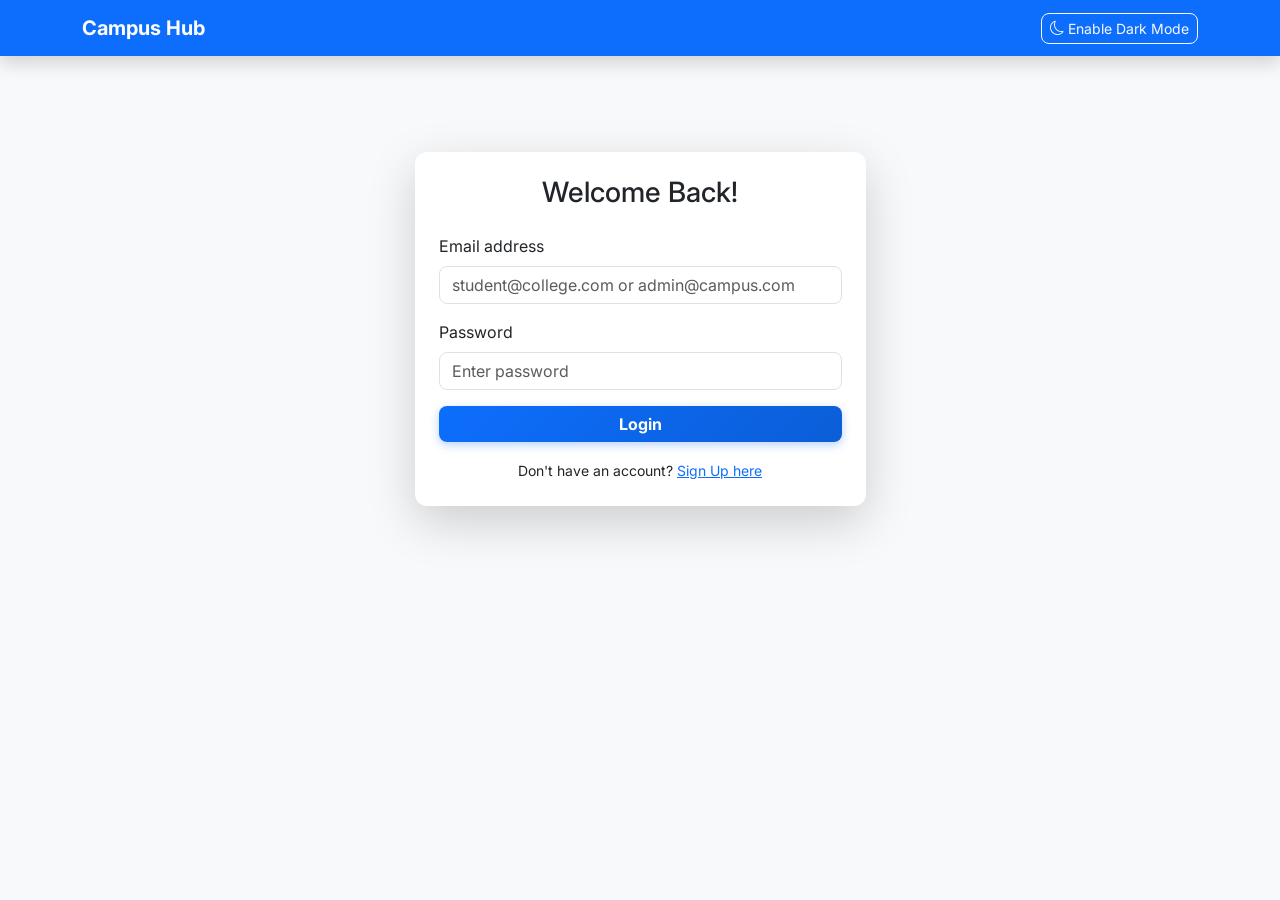
<file: frontend/index.html>
<!DOCTYPE html>
<html lang="en">
<head>
    <meta charset="UTF-8">
    <meta name="viewport" content="width=device-width, initial-scale=1.0">
    <title>Campus Hub - Login</title>
    <!-- Step 1: Bootstrap add karna UI ko sundar banane ke liye -->
    <link href="https://cdn.jsdelivr.net/npm/bootstrap@5.3.0/dist/css/bootstrap.min.css" rel="stylesheet">
    <link rel="stylesheet" href="style.css">
</head>
<body class="bg-light">
    <!-- Step 2: Navbar section with Dark Mode toggle -->
    <nav class="navbar navbar-expand-lg navbar-dark bg-primary shadow">
        <div class="container">
            <a class="navbar-brand fw-bold" href="index.html">Campus Hub</a>
            <!-- Step: 'Base UI Theme' ko 'Dark Mode' me replace kiya -->
            <button id="darkModeBtn" class="btn btn-outline-light btn-sm ms-auto"><i class="bi bi-moon"></i> Enable Dark Mode</button>
        </div>
    </nav>

    <!-- Step 3: Login Form Layout -->
    <div class="container mt-5">
        <div class="row justify-content-center">
            <div class="col-md-5 mt-5">
                <div class="card shadow-lg p-4 custom-card">
                    <h3 class="text-center mb-4">Welcome Back!</h3>
                    <!-- Alert box successful/error messages ke liye -->
                    <div id="loginAlert" class="alert d-none"></div>

                    <form id="loginForm">
                        <div class="mb-3">
                            <label for="email" class="form-label">Email address</label>
                            <input type="email" class="form-control" id="email" required placeholder="student@college.com or admin@campus.com">
                        </div>
                        <div class="mb-3">
                            <label for="password" class="form-label">Password</label>
                            <input type="password" class="form-control" id="password" required placeholder="Enter password">
                        </div>
                        <button type="submit" class="btn btn-primary w-100 fw-bold">Login</button>
                    </form>
                    
                    <div class="text-center mt-3">
                        <small>Don't have an account? <a href="signup.html">Sign Up here</a></small>
                    </div>
                </div>
            </div>
        </div>
    </div>

    <!-- Step 4: Backend se connect aur logic ke liye JS include karna -->
    <script src="script.js"></script>
</body>
</html>
</file>
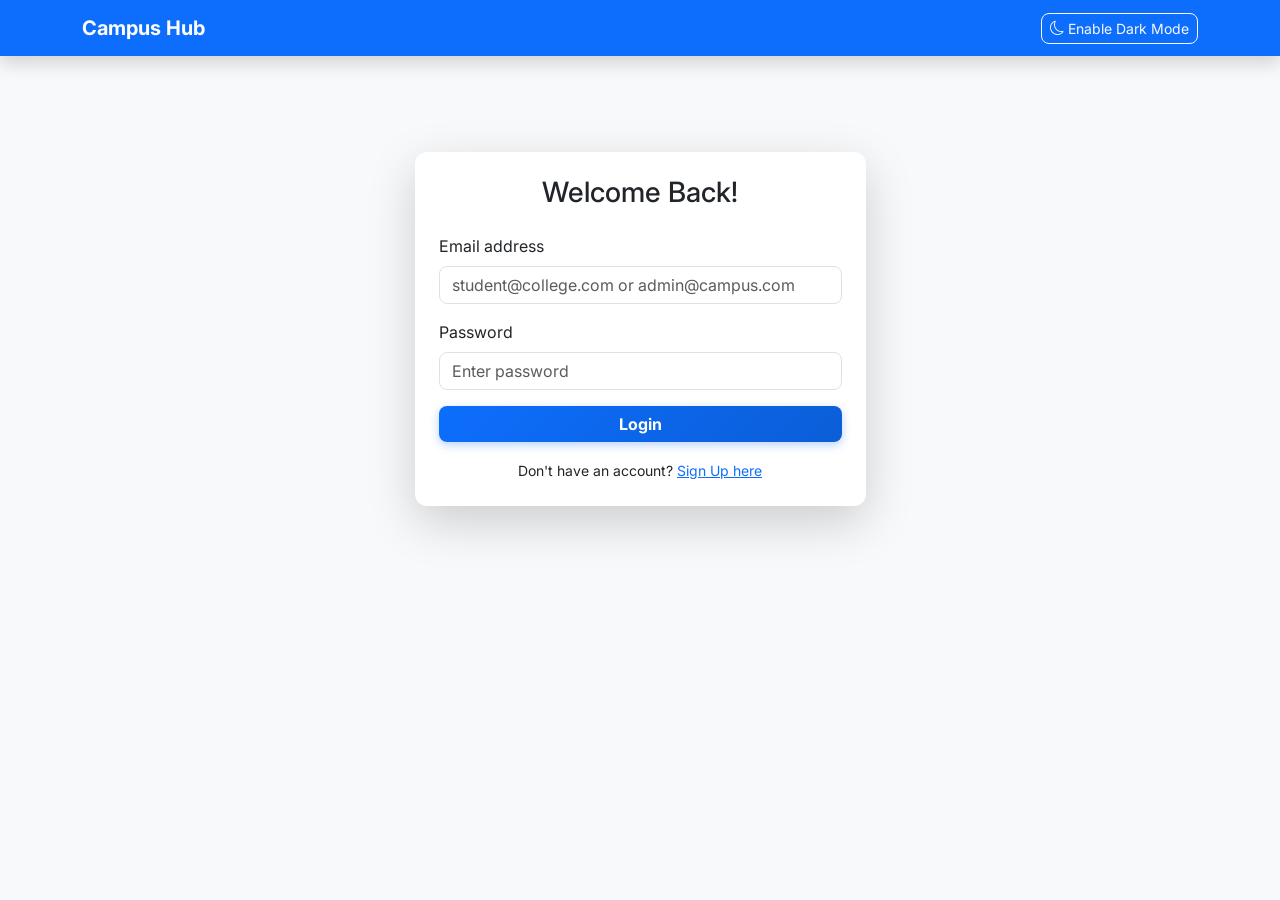
<file: frontend/dashboard.html>
<!DOCTYPE html>
<html lang="en">
<head>
    <meta charset="UTF-8">
    <meta name="viewport" content="width=device-width, initial-scale=1.0">
    <title>Student Recruitment Dashboard</title>
    <!-- Step 1: Include Bootstrap & Icons -->
    <link href="https://cdn.jsdelivr.net/npm/bootstrap@5.3.0/dist/css/bootstrap.min.css" rel="stylesheet">
    <link rel="stylesheet" href="style.css">
</head>
<body class="bg-light">
    <!-- Immediate Theme Injection bounds preventing visual latency -->
    <script>
        if (localStorage.getItem("darkMode") === "enabled") { document.body.classList.add("dark-mode"); }
    </script>

    <!-- Step 2: Global Notification Popup for Shortlisted Candidates -->
    <div id="notificationPopup" class="notification-popup">
        <h5>🎉 Congratulations!</h5>
        <div id="notificationMsg" class="mt-2 text-muted small"></div>
        <button class="btn btn-sm btn-outline-success mt-3 w-100 pt-2 pb-2" onclick="closeNotification()">Awesome, check it out</button>
    </div>

    <!-- Step 3: Sidebar Navigation Framework -->
    <div class="dashboard-wrapper">
        <aside class="sidebar" id="sidebar">
            <div class="brand-title">Campus Hub</div>
            <nav class="sidebar-nav">
                <a class="nav-link active" onclick="switchSection('dashboard', this)"><i class="bi bi-grid-1x2"></i> Dashboard</a>
                <a class="nav-link" onclick="switchSection('jobs', this)"><i class="bi bi-briefcase"></i> Opportunities</a>
                <a class="nav-link" onclick="switchSection('applications', this)"><i class="bi bi-file-earmark-check"></i> My Applications</a>
                <a class="nav-link" onclick="switchSection('resources', this)"><i class="bi bi-book"></i> Resources</a>
                <a class="nav-link" onclick="switchSection('events', this)"><i class="bi bi-calendar-event"></i> Events</a>
                <a class="nav-link" onclick="switchSection('profile', this)"><i class="bi bi-person-fill"></i> Profile</a>
            </nav>
            <div class="sidebar-footer">
                <!-- Step: 'Base UI Theme' ko 'Dark Mode' me replace kiya -->
                <button id="darkModeBtn" class="btn btn-outline-secondary btn-sm w-100"><i class="bi bi-moon"></i> Enable Dark Mode</button>
            </div>
        </aside>

        <!-- Main Content Area -->
        <main class="main-content" id="main-content">
            
            <!-- Step: dashboard navbar add kar rahe hain -->
            <nav class="top-navbar bg-white border-bottom">
                <div class="d-flex align-items-center">
                    <button class="btn btn-outline-primary d-md-none me-3" id="sidebarToggle"><i class="bi bi-list"></i></button>
                    <span class="fs-4 fw-bold text-primary"><i class="bi bi-laptop"></i> Campus Hub</span>
                </div>
                <div class="dropdown">
                    <div class="d-flex align-items-center dropdown-toggle" role="button" data-bs-toggle="dropdown" aria-expanded="false" style="cursor: pointer;">
                        <span class="fw-bold me-3 d-none d-md-inline" id="topNavEmail">Loading...</span>
                        <div class="profile-orb shadow-sm"><i class="bi bi-person"></i></div>
                    </div>
                    <ul class="dropdown-menu dropdown-menu-end shadow border-0 mt-2">
                        <!-- Step: user-friendly label ke liye text update kar rahe hain -->
                        <li><a class="dropdown-item fw-bold" href="#" onclick="switchSection('profile')"><i class="bi bi-person-badge text-primary me-2"></i> Profile</a></li>
                        <li><hr class="dropdown-divider"></li>
                        <!-- Step: 'Destroy Session' ko 'Logout' me replace kar rahe hain -->
                        <li><a class="dropdown-item fw-bold text-danger" href="#" id="logoutBtnTop"><i class="bi bi-box-arrow-right me-2"></i> Logout</a></li>
                    </ul>
                </div>
            </nav>

            <div id="dashboardAlert" class="alert d-none"></div>

            <!-- SECTION 1: Dashboard Overview (Recommendations) -->
            <section id="section-dashboard" class="content-section active">
                <h2 class="mb-1">Welcome back, <span id="userEmailDisplay" class="text-primary fw-bold"></span>!</h2>
                <p class="text-muted mb-4">Here is your daily recruitment snapshot and intelligent recommendations.</p>
                
                <!-- NEW STAT CARDS -->
                <div class="row mb-5 text-center">
                    <div class="col-md-3 col-6 mb-3">
                        <div class="card shadow border-0 custom-card p-3 h-100 gradient-card gradient-card-1">
                            <h2 class="fw-bold mb-0" id="statOpportunities">0</h2>
                            <span class="fw-bold text-uppercase small"><i class="bi bi-briefcase me-1"></i> Total Openings</span>
                        </div>
                    </div>
                    <div class="col-md-3 col-6 mb-3">
                        <div class="card shadow border-0 custom-card p-3 h-100 gradient-card gradient-card-2">
                            <h2 class="fw-bold mb-0" id="statApplied">0</h2>
                            <span class="fw-bold text-uppercase small"><i class="bi bi-cloud-check me-1"></i> Jobs Applied</span>
                        </div>
                    </div>
                    <div class="col-md-3 col-6 mb-3">
                        <div class="card shadow border-0 custom-card p-3 h-100 gradient-card gradient-card-3">
                            <h2 class="fw-bold mb-0" id="statShortlisted">0</h2>
                            <span class="fw-bold text-uppercase small"><i class="bi bi-star-fill me-1"></i> Shortlisted</span>
                        </div>
                    </div>
                    <div class="col-md-3 col-6 mb-3">
                        <div class="card shadow border-0 custom-card p-3 h-100 gradient-card gradient-card-4">
                            <h2 class="fw-bold mb-0" id="statRejected">0</h2>
                            <span class="fw-bold text-uppercase small"><i class="bi bi-x-circle-fill me-1"></i> Rejected</span>
                        </div>
                    </div>
                </div>

                <h4 class="mb-3"><i class="bi bi-stars text-warning"></i> Recommended Jobs For You</h4>
                <div class="row" id="recommendedJobsList">
                    <div class="text-muted small">Loading intelligent insights pipeline...</div>
                </div>
            </section>

            <!-- SECTION 2: Opportunities & Filtering Engine -->
            <section id="section-jobs" class="content-section">
                <div class="d-flex justify-content-between align-items-center mb-4 flex-wrap">
                    <h2>Campus Opportunities</h2>
                    <div class="d-flex gap-2">
                        <input type="text" id="jobSearch" class="form-control" placeholder="Search title..." onkeyup="filterJobs()">
                        <input type="text" id="companyFilter" class="form-control" placeholder="Company..." onkeyup="filterJobs()">
                    </div>
                </div>
                
                <div class="row" id="opportunitiesList">
                    <div class="text-center w-100 text-muted my-5"><h5>Fetching jobs...</h5></div>
                </div>
            </section>

            <!-- SECTION 3: Detailed Application Tracking -->
            <section id="section-applications" class="content-section">
                <h2 class="mb-4">My Application Tracking</h2>
                <div class="row" id="myApplicationsList">
                    <div class="text-center w-100 text-muted my-5"><h5>Fetching timeline status...</h5></div>
                </div>
            </section>

            <!-- SECTION 4: Events System Engine -->
            <section id="section-events" class="content-section">
                <h2 class="mb-4">Upcoming Campus Activity Nodes</h2>
                <!-- Dynamic Events Injection Point -->
                <div class="row" id="eventsListContainer">
                    <div class="col-12 py-5 text-center text-muted h5 border rounded opacity-50 border-dashed">Nothing here yet! Start exploring 🚀</div>
                </div>
            </section>

            <!-- SECTION 5: Dynamic Resources Archive -->
            <section id="section-resources" class="content-section">
                <h2 class="mb-4">Internal Tooling & Learning Archives</h2>
                
                <!-- Dynamic Hub For Resources Data Map -->
                <div class="row" id="resourcesListContainer">
                     <div class="col-12 py-5 text-center text-muted h5 border rounded opacity-50 border-dashed">Nothing here yet! Start exploring 🚀</div>
                </div>
            </section>

            <!-- SECTION 6: Advanced Profile Widget Module -->
            <section id="section-profile" class="content-section">
                <div class="card border-0 shadow custom-card p-4 mx-auto" style="max-width: 600px">
                    <div class="text-center mb-4">
                        <div class="bg-primary text-white rounded-circle d-inline-flex justify-content-center align-items-center shadow-sm" style="width:90px; height:90px; font-size: 35px;">
                            <i class="bi bi-person"></i>
                        </div>
                    </div>
                    <h4 class="text-center fw-bold" id="profileEmail">Loading...</h4>
                    <p class="text-center text-muted mb-4">Active Campus Member</p>
                    
                    <form id="profileForm">
                        <div class="row">
                            <div class="col-md-6 mb-3">
                                <label class="form-label fw-bold small text-muted text-uppercase">Technical Skills</label>
                                <input type="text" class="form-control bg-light" id="profileSkills" placeholder="e.g. ReactJS, PHP, MySQL" disabled>
                            </div>
                            <div class="col-md-6 mb-3">
                                <label class="form-label fw-bold small text-muted text-uppercase">Academic CGPA</label>
                                <input type="number" step="0.01" max="10" min="0" class="form-control bg-light" id="profileCgpa" placeholder="e.g. 8.5" disabled>
                            </div>
                        </div>
                        
                        <div class="d-flex justify-content-between align-items-center px-3 py-2 bg-light rounded mb-4 border">
                            <span class="fw-bold small">Platform Authentication Setting</span>
                            <span class="text-success fw-bold small"><i class="bi bi-patch-check-fill"></i> Verified Native Student</span>
                        </div>

                        <button type="button" id="editProfileBtn" class="btn btn-outline-primary w-100 fw-bold mb-2">✏️ Edit Personal Attributes</button>
                        <button type="submit" id="saveProfileBtn" class="btn btn-success w-100 fw-bold d-none">💾 Commit Secure Configurations</button>
                    </form>
                </div>
            </section>

        </main>
    </div>

    <!-- Step 4: Apply Job Modal Flow (Resume Upload Hook) -->
    <div class="modal fade" id="applyModal" tabindex="-1">
        <div class="modal-dialog modal-dialog-centered">
            <div class="modal-content">
                <div class="modal-header border-0 pb-0">
                    <h5 class="modal-title fw-bold">Apply for Role</h5>
                    <button type="button" class="btn-close" data-bs-dismiss="modal" aria-label="Close"></button>
                </div>
                <div class="modal-body">
                    <form id="applyForm">
                        <input type="hidden" id="applyJobId">
                        <div class="mb-3">
                            <label class="form-label fw-bold">Opportunity Selected</label>
                            <input type="text" class="form-control" id="applyJobTitle" disabled>
                        </div>
                        <div class="mb-3">
                            <label class="form-label fw-bold text-primary">Upload Final Resume (PDF)</label>
                            <input class="form-control" type="file" id="resumeUpload" accept=".pdf" required>
                            <div class="form-text text-muted">Strict verification protocol checks for eligibility params across document.</div>
                        </div>
                        <button type="submit" class="btn btn-primary w-100 fw-bold">Submit Application <i class="bi bi-send-fill ms-1"></i></button>
                    </form>
                </div>
            </div>
        </div>
    </div>


    <!-- JS Inclusions -->
    <script src="https://cdn.jsdelivr.net/npm/bootstrap@5.3.0/dist/js/bootstrap.bundle.min.js"></script>
    <script src="script.js"></script>
    
    <script>
        document.addEventListener("DOMContentLoaded", () => {
            checkAuth(); 
            if(localStorage.getItem("userRole") === "admin"){
                window.location.href = "admin.html"; // Strict RBAC
            }
            
            // Initialization triggers
            loadOpportunities(); 
            loadMyApplications(); 
            loadProfile(); // New API trace loading the advanced profile metrics
            loadEvents();
            loadResources();
            
            let mail = localStorage.getItem("userEmail");
            document.getElementById('userEmailDisplay').innerText = mail;
            document.getElementById('profileEmail').innerText = mail;
            if(document.getElementById('topNavEmail')) { document.getElementById('topNavEmail').innerText = mail; }
        });
    </script>
</body>
</html>
</file>
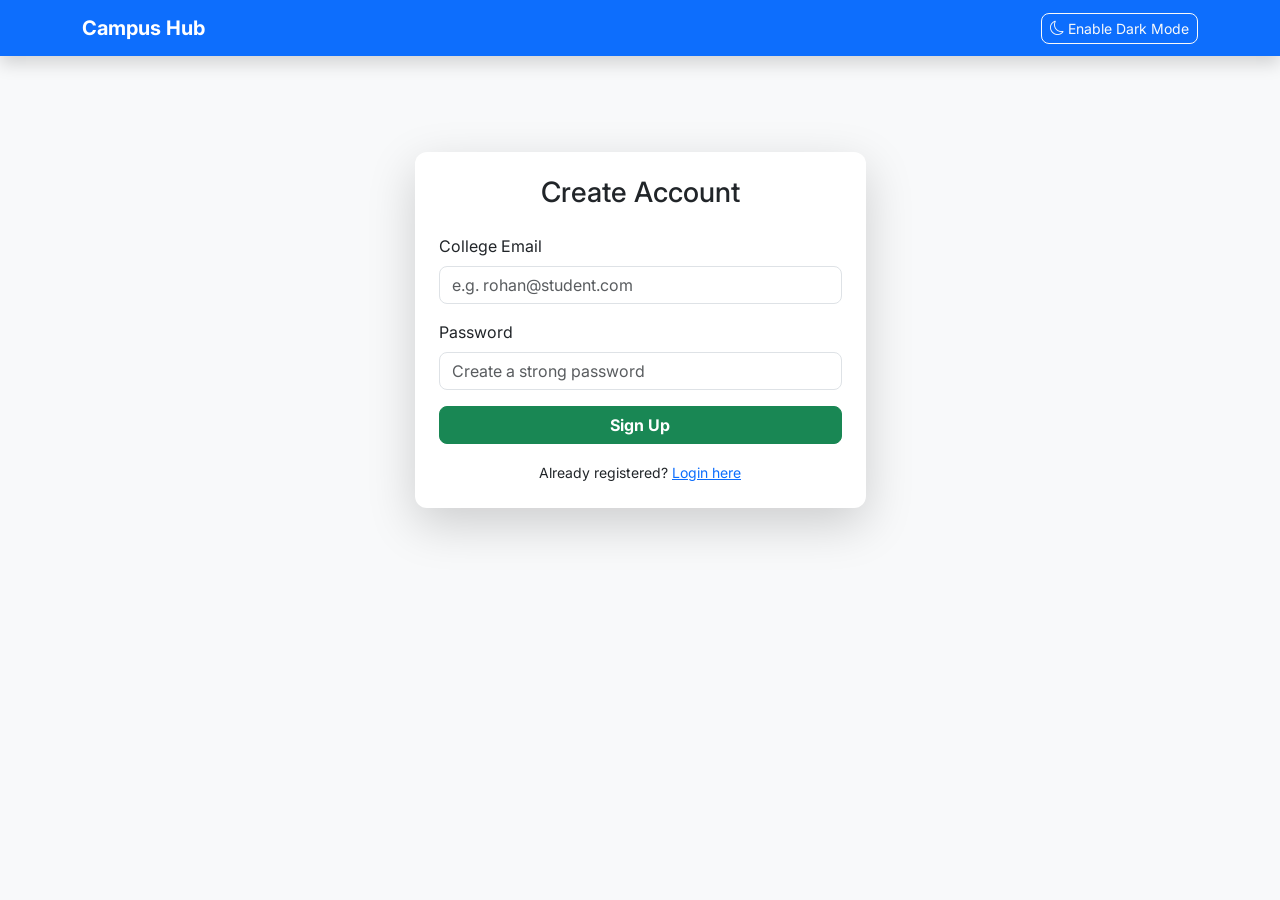
<file: frontend/signup.html>
<!DOCTYPE html>
<html lang="en">
<head>
    <meta charset="UTF-8">
    <meta name="viewport" content="width=device-width, initial-scale=1.0">
    <title>Campus Hub - Sign Up</title>
    <!-- Step 1: Bootstrap aur custom CSS add karna -->
    <link href="https://cdn.jsdelivr.net/npm/bootstrap@5.3.0/dist/css/bootstrap.min.css" rel="stylesheet">
    <link rel="stylesheet" href="style.css">
</head>
<body class="bg-light">
    <!-- Step 2: Simple Navbar -->
    <nav class="navbar navbar-expand-lg navbar-dark bg-primary shadow">
        <div class="container">
            <a class="navbar-brand fw-bold" href="index.html">Campus Hub</a>
            <!-- Step: 'Base UI Theme' ko 'Dark Mode' me replace kiya -->
            <button id="darkModeBtn" class="btn btn-outline-light btn-sm ms-auto"><i class="bi bi-moon"></i> Enable Dark Mode</button>
        </div>
    </nav>

    <!-- Step 3: Registration Form layout -->
    <div class="container mt-5">
        <div class="row justify-content-center">
            <div class="col-md-5 mt-5">
                <div class="card shadow-lg p-4 custom-card">
                    <h3 class="text-center mb-4">Create Account</h3>
                    
                    <div id="signupAlert" class="alert d-none"></div>

                    <form id="signupForm">
                        <div class="mb-3">
                            <label for="regEmail" class="form-label">College Email</label>
                            <input type="email" class="form-control" id="regEmail" required placeholder="e.g. rohan@student.com">
                        </div>
                        <div class="mb-3">
                            <label for="regPassword" class="form-label">Password</label>
                            <input type="password" class="form-control" id="regPassword" required placeholder="Create a strong password">
                        </div>
                        <button type="submit" class="btn btn-success w-100 fw-bold">Sign Up</button>
                    </form>
                    
                    <div class="text-center mt-3">
                        <small>Already registered? <a href="index.html">Login here</a></small>
                    </div>
                </div>
            </div>
        </div>
    </div>

    <!-- Step 4: Logic aur fetch calls include karna -->
    <script src="script.js"></script>
</body>
</html>
</file>
<file: frontend/style.css>
/* Step 1: Import Google Fonts and Bootstrap icons for recruitment aesthetic */
@import url('https://fonts.googleapis.com/css2?family=Inter:wght@400;500;600;700&display=swap');
@import url('https://cdn.jsdelivr.net/npm/bootstrap-icons@1.10.5/font/bootstrap-icons.css');

/* Global settings (Base layer setup) */
body {
    margin: 0; /* Ensures absolutely no random top gap */
    font-family: 'Inter', sans-serif;
    transition: background-color 0.3s, color 0.3s;
    min-height: 100vh;
    overflow-x: hidden;
}

/* Base custom card - clean UI standard with soft shadow and rounded limits */
.custom-card {
    border: none;
    border-radius: 12px;
    background: #ffffff;
    box-shadow: 0 4px 15px rgba(0, 0, 0, 0.05);
    transition: transform 0.3s ease-in-out, box-shadow 0.3s ease-in-out;
}
.custom-card:hover {
    transform: translateY(-5px);
    box-shadow: 0 12px 25px rgba(0, 0, 0, 0.09) !important;
}

/* Base Buttons */
.form-control, .btn, .form-select { border-radius: 8px; }
.btn-primary {
    background: linear-gradient(135deg, #0d6efd, #0b5ed7);
    border: none;
    box-shadow: 0 3px 10px rgba(13, 110, 253, 0.3);
    transition: transform 0.2s, box-shadow 0.2s;
}
.btn-primary:hover {
    background: linear-gradient(135deg, #0b5ed7, #0a53be);
    transform: scale(1.02);
    box-shadow: 0 5px 15px rgba(13, 110, 253, 0.4);
}


/* ========================================================== */
/* TOP NAVIGATION HEADER SAAS */
/* ========================================================== */
.top-navbar {
    background: #ffffff;
    height: 60px; /* Proper height 50-60px */
    
    /* Step: align items properly */
    display: flex;
    justify-content: space-between;
    align-items: center;
    
    /* Subtle shadow & border */
    border-bottom: 2px solid #f0f0f0;
    box-shadow: 0 4px 8px rgba(0, 0, 0, 0.04);
    
    /* Step: navbar ke upar ka extra gap hata rahe hain */
    /* Step: full width alignment fix kar rahe hain */
    margin: 0 -30px 30px -30px; /* margin-top is 0 */
    padding: 10px 20px; /* Consistent padding 10-20px */
    width: calc(100% + 60px); /* Strictly edge-to-edge horizontally */
    
    position: relative; /* Absolutely DO NOT MAKE STICKY */
    z-index: 1000;
}
.profile-orb {
    width: 42px; height: 42px;
    border-radius: 50%;
    background: linear-gradient(135deg, #0d6efd, #0dcaf0);
    display: flex; justify-content: center; align-items: center;
    color: white; font-weight: bold; font-size: 1.2rem;
}

/* Base Gradient Card Logic */
.gradient-card-1 { background: linear-gradient(135deg, #0d6efd, #0a53be); color: #fff; }
.gradient-card-2 { background: linear-gradient(135deg, #17a2b8, #117a8b); color: #fff; }
.gradient-card-3 { background: linear-gradient(135deg, #ffc107, #d39e00); color: #fff; }
.gradient-card-4 { background: linear-gradient(135deg, #28a745, #1e7e34); color: #fff; }
.gradient-card h2, .gradient-card p, .gradient-card span { color: #fff !important; }

/* Admin Roles Styling Arrays */
.job-admin-card {
    background: #fff; border-left: 5px solid #0d6efd;
    transition: 0.3s;
}
.job-admin-card:hover { border-left-color: #ffc107; transform: translateY(-3px); }


/* ========================================================== */
/* SIDEBAR & MAIN CONTENT LAYOUT SYSTEM */
/* ========================================================== */

.dashboard-wrapper { display: flex; width: 100%; height: 100vh; }

.sidebar {
    width: 260px; height: 100vh; background: #fff;
    box-shadow: 2px 0 15px rgba(0,0,0,0.05); position: fixed;
    top: 0; left: 0; z-index: 1000; overflow-y: auto;
    display: flex; flex-direction: column; transition: 0.3s;
}

.sidebar .brand-title {
    padding: 24px; font-size: 1.4rem; font-weight: 800; color: #0d6efd;
    text-align: center; border-bottom: 1px solid #f0f0f0; letter-spacing: -0.5px;
}

.sidebar-nav { display: flex; flex-direction: column; padding: 20px 15px; gap: 8px; }

.sidebar-nav .nav-link {
    display: flex; align-items: center; padding: 12px 18px; color: #555;
    border-radius: 8px; font-weight: 600; cursor: pointer; transition: all 0.2s;
}

.sidebar-nav .nav-link i { margin-right: 14px; font-size: 1.15rem; }
.sidebar-nav .nav-link:hover, .sidebar-nav .nav-link.active {
    background: #0d6efd; color: #fff; box-shadow: 0 4px 10px rgba(13, 110, 253, 0.25);
}

.sidebar-footer { margin-top: auto; padding: 20px 15px; border-top: 1px solid #f0f0f0; }

.main-content {
    flex: 1; margin-left: 260px; padding: 0 30px 30px 30px; background: #f8f9fa; min-height: 100vh; transition: 0.3s;
    min-width: 0; /* CRITICAL: Prevent flex limits ignoring viewport constraints */
    overflow-x: hidden;
}

.content-section { display: none; width: 100%; animation: fadeIn 0.4s ease-in-out; }
.content-section.active { display: block; }

@keyframes fadeIn {
    from { opacity: 0; transform: translateY(10px); }
    to { opacity: 1; transform: translateY(0); }
}

/* ========================================================== */
/* RESPONSIVE FLUID MEDIA QUERIES (MOBILE UI OVERRIDE) */
/* ========================================================== */
@media (max-width: 768px) {
    .sidebar {
        transform: translateX(-100%);
        width: 250px;
        transition: transform 0.3s ease-in-out;
    }
    .sidebar.open {
        transform: translateX(0);
        box-shadow: 10px 0 25px rgba(0,0,0,0.1) !important;
    }
    .main-content {
        margin-left: 0;
        padding: 0 15px 15px 15px; 
        overflow-x: hidden; 
        min-width: 0; 
    }
    /* Adapting Edge-to-Edge Static Top Navbar on smaller screens accurately! */
    .top-navbar {
        margin: 0 -15px 20px -15px;
        padding: 10px 15px; /* retain height logic properly */
        width: calc(100% + 30px);
    }
    .kanban-board {
        flex-wrap: wrap; 
        gap: 15px;
        overflow-x: hidden !important; 
    }
    .kanban-col {
        min-width: 100%;
        margin-bottom: 15px;
    }
}


/* ========================================================== */
/* NEW KANBAN RECRUITMENT PIPELINE SAAS UI */
/* ========================================================== */
/* Step 1: pipeline container ko scrollable bana rahe hain */
.kanban-board {
    display: flex;
    overflow-x: auto;
    overflow-y: hidden;
    padding-bottom: 20px;
    gap: 15px;
    align-items: flex-start;
    
    /* SaaS UX Scrollbar Config */
    scrollbar-width: thin; 
    scrollbar-color: #0d6efd #e9ecef;
    -webkit-overflow-scrolling: touch;
    cursor: grab;
    width: 100%;
}
.kanban-board:active { cursor: grabbing; }

/* Custom Webkit scroll string format */
.kanban-board::-webkit-scrollbar { height: 8px; }
.kanban-board::-webkit-scrollbar-track { background: #e9ecef; border-radius: 4px; }
.kanban-board::-webkit-scrollbar-thumb { background: #0d6efd; border-radius: 4px; }
.kanban-board::-webkit-scrollbar-thumb:hover { background: #0b5ed7; }

/* Base Column Framework */
.kanban-col {
    /* Step 2: har column ka width fix kar rahe hain taki shrink na ho */
    min-width: 320px;
    max-width: 320px;
    flex-shrink: 0;
    background: #f4f6f8;
    border-radius: 12px;
    padding: 10px;
    display: flex;
    flex-direction: column;
    gap: 12px;
    min-height: 400px;
    box-shadow: inset 0 2px 5px rgba(0,0,0,0.02);
}

.kanban-header {
    font-weight: 700;
    font-size: 0.95rem;
    padding: 12px 15px;
    border-radius: 8px;
    background: linear-gradient(to bottom, #ffffff, #fafafa);
    box-shadow: 0 2px 6px rgba(0,0,0,0.04);
    display: flex;
    justify-content: space-between;
    align-items: center;
    text-transform: uppercase;
    letter-spacing: 0.5px;
    color: #495057;
}

.kanban-col[data-stage="Applied"] .kanban-header { border-top: 4px solid #adb5bd; }
.kanban-col[data-stage="Screening"] .kanban-header { border-top: 4px solid #0dcaf0; }
.kanban-col[data-stage="Interview"] .kanban-header { border-top: 4px solid #0d6efd; }
.kanban-col[data-stage="Selected"] .kanban-header { border-top: 4px solid #198754; }
.kanban-col[data-stage="Rejected"] .kanban-header { border-top: 4px solid #dc3545; }

/* Dynamic Candidate Cards */
.kanban-card {
    background: #ffffff;
    border-radius: 8px;
    padding: 15px;
    box-shadow: 0 4px 10px rgba(0,0,0,0.05);
    border: 1px solid #f0f0f0;
    transition: transform 0.2s, box-shadow 0.2s;
}
.kanban-card:hover { transform: translateY(-4px); box-shadow: 0 8px 15px rgba(0,0,0,0.08); }

.kanban-card-title { font-size: 1rem; font-weight: 700; margin-bottom: 5px; color: #212529; }
.kanban-card-email { font-size: 0.8rem; color: #6c757d; margin-bottom: 12px; display:flex; align-items:center; }
.kanban-card-actions { 
    display: flex; 
    gap: 6px; 
    flex-wrap: wrap; 
    margin-top: 12px; 
    border-top: 1px dashed #e9ecef; 
    padding-top: 12px; 
}


/* ========================================================== */
/* TIMELINE PROGRESS INDICATOR SYSTEM (APPLICATION TRACKING) */
/* ========================================================== */

.timeline-container {
    display: flex; justify-content: space-between; align-items: center;
    margin: 25px 0 10px 0; position: relative; padding: 0 10px;
}
.timeline-container::before {
    content: ''; position: absolute; top: 15px; left: 40px; right: 40px; height: 4px; background: #e9ecef; z-index: 1;
}

.timeline-step { position: relative; z-index: 2; text-align: center; flex: 1; }

.timeline-icon {
    width: 38px; height: 38px; border-radius: 50%; background: #e9ecef; color: #fff;
    font-weight: bold; display: flex; align-items: center; justify-content: center;
    margin: 0 auto 8px auto; border: 4px solid #fff; transition: 0.3s;
}

/* Color codes */
.timeline-step.completed .timeline-icon { background: #198754; }
.timeline-step.active .timeline-icon { background: #0d6efd; box-shadow: 0 0 0 4px rgba(13, 110, 253, 0.2); }
.timeline-step.rejected .timeline-icon { background: #dc3545; }

.timeline-text { font-size: 0.85rem; font-weight: 700; color: #6c757d; }
.timeline-step.active .timeline-text { color: #0d6efd; }
.timeline-step.completed .timeline-text { color: #198754; }
.timeline-step.rejected .timeline-text { color: #dc3545; }


/* ========================================================== */
/* SAAS TOAST SYSTEM (Smooth floating confirmations) */
/* ========================================================== */
.saas-toast-container { position: fixed; bottom: 25px; right: 25px; z-index: 1100; pointer-events:none; }
.saas-toast {
    background: #fff;
    border-left: 5px solid #198754;
    box-shadow: 0 10px 30px rgba(0,0,0,0.15);
    border-radius: 8px;
    padding: 16px 20px;
    min-width: 250px;
    font-weight: 600;
    color: #212529;
    transform: translateY(150px);
    opacity: 0;
    transition: all 0.4s cubic-bezier(0.175, 0.885, 0.32, 1.275);
    margin-top: 10px;
}
.saas-toast.show { transform: translateY(0); opacity: 1; }

/* Legacy Notification fallback popup */
.notification-popup {
    position: fixed; top: 20px; right: -400px; z-index: 1060; width: 350px;
    background: #fff; border-left: 5px solid #0d6efd; border-radius: 8px;
    box-shadow: 0 10px 30px rgba(0,0,0,0.15); padding: 20px;
    transition: right 0.5s cubic-bezier(0.175, 0.885, 0.32, 1.275);
}
.notification-popup.show { right: 20px; }


/* ========================================================== */
/* DARK MODE MODULE (Persistent injection map) */
/* ========================================================== */

body.dark-mode { background-color: #121212 !important; color: #e0e0e0; }

body.dark-mode .sidebar { background-color: #1a1a1a; border-right: 1px solid #333; box-shadow: none; }
body.dark-mode .sidebar-nav .nav-link { color: #aaa; }
body.dark-mode .sidebar-nav .nav-link:hover, body.dark-mode .sidebar-nav .nav-link.active { background: #0d6efd; color: #fff; }
body.dark-mode .sidebar-footer, body.dark-mode .sidebar .brand-title { border-color: #333; }
body.dark-mode .main-content { background-color: #121212; }

body.dark-mode .card, body.dark-mode .custom-card, body.dark-mode .modal-content {
    background-color: #1e1e1e !important; color: #e0e0e0; border: 1px solid #333;
}
body.dark-mode .kanban-col { background: #1a1a1a; border: 1px solid #333; }
body.dark-mode .kanban-header { background: #252525; color: #ccc; box-shadow:none; }
body.dark-mode .kanban-card { background: #2a2a2a; border-color: #444; color: #eee; }
body.dark-mode .kanban-card-title { color: #fff; }
body.dark-mode .kanban-card:hover { box-shadow: 0 8px 15px rgba(0,0,0,0.4); }

/* CRITICAL HIGH CONTRAST DARK MODE OVERRIDES */
body.dark-mode .text-dark, 
body.dark-mode .text-muted, 
body.dark-mode p, 
body.dark-mode h1, body.dark-mode h2, body.dark-mode h3, body.dark-mode h4, body.dark-mode h5, body.dark-mode h6,
body.dark-mode .top-navbar span {
    color: #e0e0e0 !important; 
}
body.dark-mode .bg-light, body.dark-mode .top-navbar { background-color: #2b2b2b !important; border-color: #444 !important; }
body.dark-mode .text-primary { color: #6ea8fe !important; } /* Softer blue for dark */
body.dark-mode .text-info { color: #6edff6 !important; }
body.dark-mode .job-admin-card { background-color:#2a2a2a; color:#fff; }
body.dark-mode .dropdown-menu { background-color: #2b2b2b; border-color: #444; }
body.dark-mode .dropdown-item { color: #e0e0e0; }
body.dark-mode .dropdown-item:hover { background-color: #333; }
body.dark-mode .table, body.dark-mode .table-striped>tbody>tr:nth-of-type(odd)>* { background-color:#2a2a2a; color:#fff; }
body.dark-mode .timeline-step.completed .timeline-text { color: #75b798 !important; }
body.dark-mode .timeline-step.active .timeline-text { color: #6ea8fe !important; }

body.dark-mode .saas-toast { background: #1e1e1e; color: #fff; border-left: 5px solid #198754; }
body.dark-mode .notification-popup { background: #1e1e1e; color: #fff; border-left: 5px solid #0d6efd; }

body.dark-mode .modal-header, body.dark-mode .modal-footer { border-color: #333; }
body.dark-mode .form-control, body.dark-mode .form-select { background-color: #2b2b2b; border-color: #444; color: white; }
body.dark-mode .form-control::placeholder { color: #bbb; }
body.dark-mode .table, body.dark-mode .table-hover>tbody>tr:hover>* { background-color: #252525; color: #fff; border-color: #444; }

/* ========================================================== */
/* DYNAMIC RESOURCE CATEGORY BADGES */
/* ========================================================== */
.r-badge { font-weight: 700; padding: 6px 10px; border-radius: 6px; color: #fff !important; }
.badge-resume { background-color: #0d6efd; border: 1px solid #0b5ed7; } /* Blue */
.badge-coding { background-color: #6f42c1; border: 1px solid #59359a; } /* Purple */
.badge-system { background-color: #198754; border: 1px solid #146c43; } /* Green */
.badge-interview { background-color: #fd7e14; border: 1px solid #cc660f; } /* Orange */
.badge-aptitude { background-color: #dc3545; border: 1px solid #b02a37; } /* Red */
.badge-others { background-color: #6c757d; border: 1px solid #565e64; } /* Gray */

/* Ensure hover state stays clean */
.resource-card { transition: all 0.3s ease; }
.resource-card:hover { border-left-width: 6px !important; }
</file>
